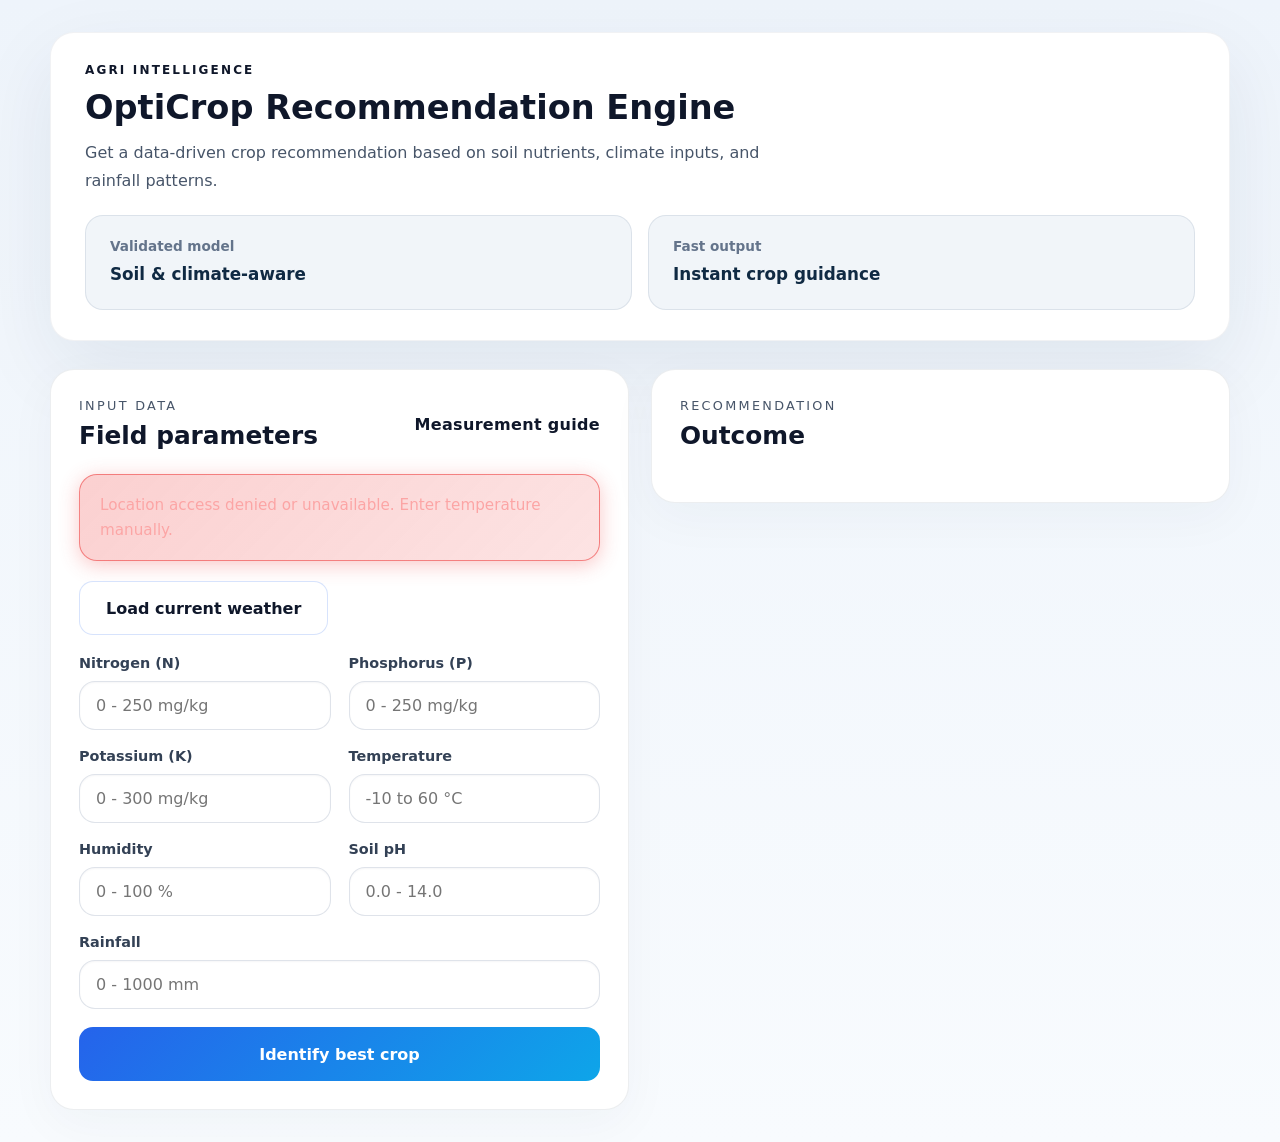
<file: templates/index.html>
<!DOCTYPE html>
<html lang="en">
<head>
    <meta charset="UTF-8">
    <meta name="viewport" content="width=device-width, initial-scale=1.0">
    <title>OptiCrop Recommendation Engine</title>
    <link rel="stylesheet" href="/static/style.css">
</head>
<body>
    <div class="app-shell">
        <header class="hero-panel">
            <div class="hero-copy">
                <p class="eyebrow">Agri Intelligence</p>
                <h1>OptiCrop Recommendation Engine</h1>
                <p class="hero-text">Get a data-driven crop recommendation based on soil nutrients, climate inputs, and rainfall patterns.</p>
            </div>
            <div class="hero-summary">
                <div class="summary-card">
                    <span>Validated model</span>
                    <strong>Soil & climate-aware</strong>
                </div>
                <div class="summary-card">
                    <span>Fast output</span>
                    <strong>Instant crop guidance</strong>
                </div>
            </div>
        </header>

        <main class="grid-layout">
            <section class="panel panel-form">
                <div class="panel-header">
                    <div>
                        <p class="panel-label">Input data</p>
                        <h2>Field parameters</h2>
                    </div>
                    <button id="openGuideButton" class="link-button">Measurement guide</button>
                </div>

                <div id="weatherStatus" class="alert info">Detecting your location for weather insights...</div>

                <div class="action-row">
                    <button type="button" id="detectWeatherButton" class="secondary-button">Load current weather</button>
                </div>

                <form id="predictionForm" class="form-grid">
                    <div class="form-group">
                        <label for="N">Nitrogen (N)</label>
                        <input type="number" step="any" id="N" required placeholder="0 - 250 mg/kg">
                    </div>
                    <div class="form-group">
                        <label for="P">Phosphorus (P)</label>
                        <input type="number" step="any" id="P" required placeholder="0 - 250 mg/kg">
                    </div>
                    <div class="form-group">
                        <label for="K">Potassium (K)</label>
                        <input type="number" step="any" id="K" required placeholder="0 - 300 mg/kg">
                    </div>
                    <div class="form-group">
                        <label for="temperature">Temperature</label>
                        <input type="number" step="any" id="temperature" required placeholder="-10 to 60 °C">
                    </div>
                    <div class="form-group">
                        <label for="humidity">Humidity</label>
                        <input type="number" step="any" id="humidity" required placeholder="0 - 100 %">
                    </div>
                    <div class="form-group">
                        <label for="ph">Soil pH</label>
                        <input type="number" step="any" id="ph" required placeholder="0.0 - 14.0">
                    </div>
                    <div class="form-group full-width">
                        <label for="rainfall">Rainfall</label>
                        <input type="number" step="any" id="rainfall" required placeholder="0 - 1000 mm">
                    </div>
                    <div class="form-group full-width">
                        <button type="submit" class="primary-button">Identify best crop</button>
                    </div>
                </form>
            </section>

            <section class="panel panel-result">
                <div class="panel-header">
                    <div>
                        <p class="panel-label">Recommendation</p>
                        <h2>Outcome</h2>
                    </div>
                </div>

                <div id="result" class="result-card">
                    <p class="result-title">Enter your data and submit to see the recommended crop.</p>
                </div>
            </section>
        </main>
    </div>

    <div id="guideModal" class="modal-overlay" aria-hidden="true">
        <div class="modal" role="dialog" aria-modal="true" aria-labelledby="guideTitle">
            <button class="modal-close" id="closeGuide" aria-label="Close guide">×</button>
            <h2 id="guideTitle">How to measure soil and climate inputs</h2>
            <div class="guide-content">
                <section class="guide-section">
                    <h3>Nitrogen (N)</h3>
                    <p>Use a reliable soil test kit or laboratory analysis. Combine multiple soil cores for a representative sample.</p>
                    <ul>
                        <li>Units: mg/kg</li>
                        <li>Ideal workflow: collect, dry, mix, and test.</li>
                    </ul>
                </section>
                <section class="guide-section">
                    <h3>Phosphorus (P)</h3>
                    <p>Measure with an Olsen or Bray extraction kit for accuracy. Home kits are acceptable for estimation.</p>
                    <ul>
                        <li>Units: mg/kg</li>
                        <li>Best practice: sample multiple locations across the field.</li>
                    </ul>
                </section>
                <section class="guide-section">
                    <h3>Potassium (K)</h3>
                    <p>Use a laboratory or field kit to estimate potassium levels. Ensure a representative soil sample is used.</p>
                    <ul>
                        <li>Units: mg/kg</li>
                        <li>Sampling: combine several cores from the field.</li>
                    </ul>
                </section>
                <section class="guide-section">
                    <h3>Humidity</h3>
                    <p>Use a hygrometer for air humidity or a soil moisture probe for soil conditions.</p>
                    <ul>
                        <li>Units: % relative humidity</li>
                        <li>Use current hourly data for best results.</li>
                    </ul>
                </section>
                <section class="guide-section">
                    <h3>Soil pH</h3>
                    <p>Measure soil pH with a digital meter or calibrated strip for the most dependable readings.</p>
                    <ul>
                        <li>Scale: 0–14</li>
                        <li>Recommended soil range: 5.5–7.5 for most crops.</li>
                    </ul>
                </section>
                <section class="guide-section">
                    <h3>Rainfall</h3>
                    <p>Record rainfall in millimeters using a rain gauge or local weather station.</p>
                    <ul>
                        <li>Units: mm</li>
                        <li>Use recent precipitation totals for accurate recommendations.</li>
                    </ul>
                </section>
            </div>
        </div>
    </div>

    <script src="/static/script.js"></script>
</body>
</html>
</file>
<file: static/style.css>
* {
    margin: 0;
    padding: 0;
    box-sizing: border-box;
}

:root {
    color-scheme: dark;
    font-family: Inter, 'Segoe UI', system-ui, sans-serif;
    color: #102a43;
    background: #f4f7fb;
}

body {
    min-height: 100vh;
    background: linear-gradient(180deg, #eef4fb 0%, #f8fbfe 100%);
    padding: 32px;
    display: flex;
    justify-content: center;
    align-items: flex-start;
}

button,
input,
textarea,
select {
    font: inherit;
}

button {
    cursor: pointer;
}

.app-shell {
    width: min(1180px, 100%);
}

.hero-panel {
    display: grid;
    gap: 20px;
    margin-bottom: 28px;
    padding: 30px 34px;
    border-radius: 24px;
    background: #ffffff;
    box-shadow: 0 28px 80px rgba(16, 40, 72, 0.08);
    border: 1px solid rgba(16, 40, 72, 0.06);
}

.eyebrow {
    margin-bottom: 14px;
    color: #0f172a;
    letter-spacing: 0.18em;
    text-transform: uppercase;
    font-size: 12px;
    font-weight: 700;
}

.hero-panel h1 {
    margin-bottom: 14px;
    font-size: clamp(2.1rem, 2.35vw, 3.5rem);
    line-height: 1.02;
    color: #0f172a;
}

.hero-text {
    max-width: 720px;
    color: #475569;
    font-size: 1rem;
    line-height: 1.75;
}

.hero-summary {
    display: grid;
    gap: 16px;
    grid-template-columns: repeat(2, minmax(0, 1fr));
}

.summary-card {
    display: flex;
    flex-direction: column;
    gap: 8px;
    padding: 22px 24px;
    border-radius: 18px;
    background: #f1f5f9;
    border: 1px solid rgba(148, 163, 184, 0.24);
    color: #102a43;
}

.summary-card span {
    color: #64748b;
    font-size: 0.85rem;
    font-weight: 600;
}

.summary-card strong {
    font-size: 1.05rem;
    line-height: 1.5;
}

.grid-layout {
    display: grid;
    grid-template-columns: 1fr 1fr;
    gap: 22px;
    align-items: start;
}

.panel {
    border-radius: 24px;
    background: #ffffff;
    padding: 28px;
    border: 1px solid rgba(16, 40, 72, 0.08);
    box-shadow: 0 14px 50px rgba(16, 40, 72, 0.04);
}

.panel-header {
    display: flex;
    align-items: center;
    justify-content: space-between;
    gap: 16px;
    margin-bottom: 24px;
}

.panel-label {
    margin: 0 0 8px;
    font-size: 0.8rem;
    text-transform: uppercase;
    letter-spacing: 0.18em;
    color: #475569;
}

.panel h2 {
    margin: 0;
    font-size: 1.55rem;
    color: #0f172a;
}

.link-button {
    border: none;
    background: transparent;
    color: #0f172a;
    font-weight: 700;
    letter-spacing: 0.02em;
    padding: 0;
    transition: color 0.2s ease;
}

.link-button:hover {
    color: #2563eb;
}

.alert {
    border-radius: 18px;
    padding: 18px 20px;
    font-size: 0.95rem;
    line-height: 1.6;
    margin-bottom: 20px;
    border: 1px solid rgba(148, 163, 184, 0.2);
    background: #f8fafc;
    color: #334155;
}

.info {
    background: #f8fafc;
}

.action-row {
    display: flex;
    justify-content: flex-start;
    margin-bottom: 20px;
}

.form-grid {
    display: grid;
    gap: 18px;
    grid-template-columns: repeat(2, minmax(0, 1fr));
}

.form-group {
    display: grid;
    gap: 10px;
}

.form-group label {
    font-size: 0.9rem;
    color: #334155;
    font-weight: 600;
}

.form-group input {
    width: 100%;
    padding: 14px 16px;
    border-radius: 16px;
    border: 1px solid rgba(148, 163, 184, 0.3);
    background: #ffffff;
    color: #0f172a;
    box-shadow: inset 0 1px 2px rgba(15, 23, 42, 0.04);
}

.form-group input:focus {
    border-color: #2563eb;
    outline: none;
    box-shadow: 0 0 0 4px rgba(59, 130, 246, 0.12);
}

.form-group.full-width {
    grid-column: span 2;
}

.primary-button,
.secondary-button {
    display: inline-flex;
    align-items: center;
    justify-content: center;
    min-height: 54px;
    border-radius: 14px;
    font-weight: 700;
    transition: transform 0.24s ease, box-shadow 0.24s ease;
}

.primary-button {
    border: none;
    background: linear-gradient(135deg, #2563eb 0%, #0ea5e9 100%);
    color: white;
    width: 100%;
}

.primary-button:hover {
    transform: translateY(-2px);
    box-shadow: 0 18px 32px rgba(14, 165, 233, 0.24);
}

.secondary-button {
    border: 1px solid rgba(37, 99, 235, 0.18);
    background: #ffffff;
    color: #0f172a;
    padding: 14px 26px;
}

.secondary-button:hover {
    transform: translateY(-1px);
    box-shadow: 0 10px 20px rgba(15, 23, 42, 0.08);
}

.result-card {
    min-height: 240px;
    display: grid;
    place-content: center;
    padding: 28px;
    border-radius: 20px;
    background: linear-gradient(180deg, #ffffff 0%, #f8fafc 100%);
    border: 1px solid rgba(148, 163, 184, 0.2);
    box-shadow: inset 0 0 0 1px rgba(255, 255, 255, 0.35);
}

.result-card .result-title {
    margin: 0;
    font-size: 1.1rem;
    color: #334155;
    text-align: center;
    line-height: 1.7;
}

#result.success {
    background: #ecfdf5;
    border-color: #d1fae5;
    color: #0f5132;
}

#result.error {
    background: #fef2f2;
    border-color: #fecaca;
    color: #881337;
}

#result {
    margin-top: 0;
    padding: 28px;
    border-radius: 20px;
    transition: all 0.3s ease;
    text-align: center;
    font-weight: 700;
    font-size: 1.15rem;
    line-height: 1.6;
}

.modal-overlay {
    position: fixed;
    inset: 0;
    display: none;
    justify-content: center;
    align-items: center;
    padding: 30px;
    background: rgba(15, 23, 42, 0.55);
    z-index: 20;
}

.modal-overlay.active {
    display: flex;
}

.modal {
    width: min(900px, 100%);
    max-height: min(80vh, 900px);
    overflow-y: auto;
    background: #ffffff;
    border-radius: 26px;
    padding: 28px 32px;
    box-shadow: 0 32px 90px rgba(15, 23, 42, 0.18);
    position: relative;
}

.modal-close {
    position: absolute;
    top: 18px;
    right: 18px;
    border: none;
    background: transparent;
    color: #475569;
    font-size: 26px;
    line-height: 1;
    cursor: pointer;
}

.modal h2 {
    margin-bottom: 18px;
    font-size: 1.45rem;
    color: #0f172a;
}

.guide-content {
    display: grid;
    gap: 20px;
}

.guide-section {
    padding-bottom: 18px;
    border-bottom: 1px solid rgba(148, 163, 184, 0.18);
}

.guide-section h3 {
    margin-bottom: 10px;
    font-size: 1rem;
    color: #0f172a;
}

.guide-section p,
.guide-section li {
    color: #475569;
    font-size: 0.95rem;
    line-height: 1.7;
}

.guide-section ul {
    margin-top: 10px;
    padding-left: 20px;
    list-style: disc;
}

@media (max-width: 980px) {
    .grid-layout,
    .hero-summary {
        grid-template-columns: 1fr;
    }

    .hero-panel {
        padding: 26px;
    }

    .form-group.full-width {
        grid-column: span 1;
    }
}

@media (max-width: 680px) {
    body {
        padding: 18px;
    }

    .hero-panel {
        padding: 22px;
    }

    .panel {
        padding: 22px;
    }

    .form-grid {
        gap: 16px;
    }
}

.weather-status.success {
    background: rgba(16, 185, 129, 0.14);
    border: 1.5px solid rgba(16, 185, 129, 0.45);
    color: #bbf7d0;
}

.weather-status.error {
    background: rgba(239, 68, 68, 0.18);
    border: 1.5px solid rgba(239, 68, 68, 0.5);
    color: #fca5a5;
}
#result {
    margin-top: 30px;
    padding: 20px 22px;
    border-radius: 14px;
    text-align: center;
    font-weight: 800;
    font-size: 18px;
    display: none;
    backdrop-filter: blur(10px);
    animation: slideIn 0.5s cubic-bezier(0.4, 0, 0.2, 1);
    letter-spacing: 0.3px;
}

.success {
    background: linear-gradient(90deg, rgba(16,185,129,0.22) 0%, rgba(134,239,172,0.12) 100%);
    border: 1.5px solid rgba(16,185,129,0.6);
    color: #064e3b;
    box-shadow: 0 6px 24px rgba(16,185,129,0.16);
    display: block !important;
}

.error {
    background: linear-gradient(135deg, rgba(239, 68, 68, 0.25) 0%, rgba(239, 68, 68, 0.15) 100%);
    border: 1.5px solid rgba(239, 68, 68, 0.6);
    color: #fca5a5;
    box-shadow: 0 4px 20px rgba(239, 68, 68, 0.3);
    display: block !important;
}

/* Guide modal styles */
.modal-overlay {
    position: fixed;
    inset: 0;
    background: rgba(0,0,0,0.45);
    display: none;
    align-items: center;
    justify-content: center;
    z-index: 2000;
    padding: 24px;
}

.modal-overlay.active {
    display: flex;
}

.modal {
    width: 100%;
    max-width: 900px;
    background: #fff;
    color: #063e2d;
    border-radius: 14px;
    padding: 22px 26px;
    box-shadow: 0 12px 40px rgba(4, 64, 43, 0.18);
    position: relative;
}

.modal-close {
    position: absolute;
    top: 14px;
    right: 14px;
    background: transparent;
    border: none;
    font-size: 18px;
    cursor: pointer;
}

.modal h2 {
    margin-top: 4px;
    margin-bottom: 12px;
    font-size: 20px;
}

.guide-content {
    max-height: 60vh;
    overflow: auto;
}

.guide-section {
    margin-bottom: 14px;
    padding-bottom: 8px;
    border-bottom: 1px solid rgba(6,78,59,0.06);
}

.guide-section h3 {
    margin: 0 0 6px 0;
    font-size: 15px;
}

.guide-section p {
    margin: 0 0 8px 0;
    font-size: 13px;
    color: #264e3f;
}

.guide-section ul { margin-left: 18px; color:#264e3f; }

.guide-section li { font-size: 13px; margin-bottom:6px; }
</file>
